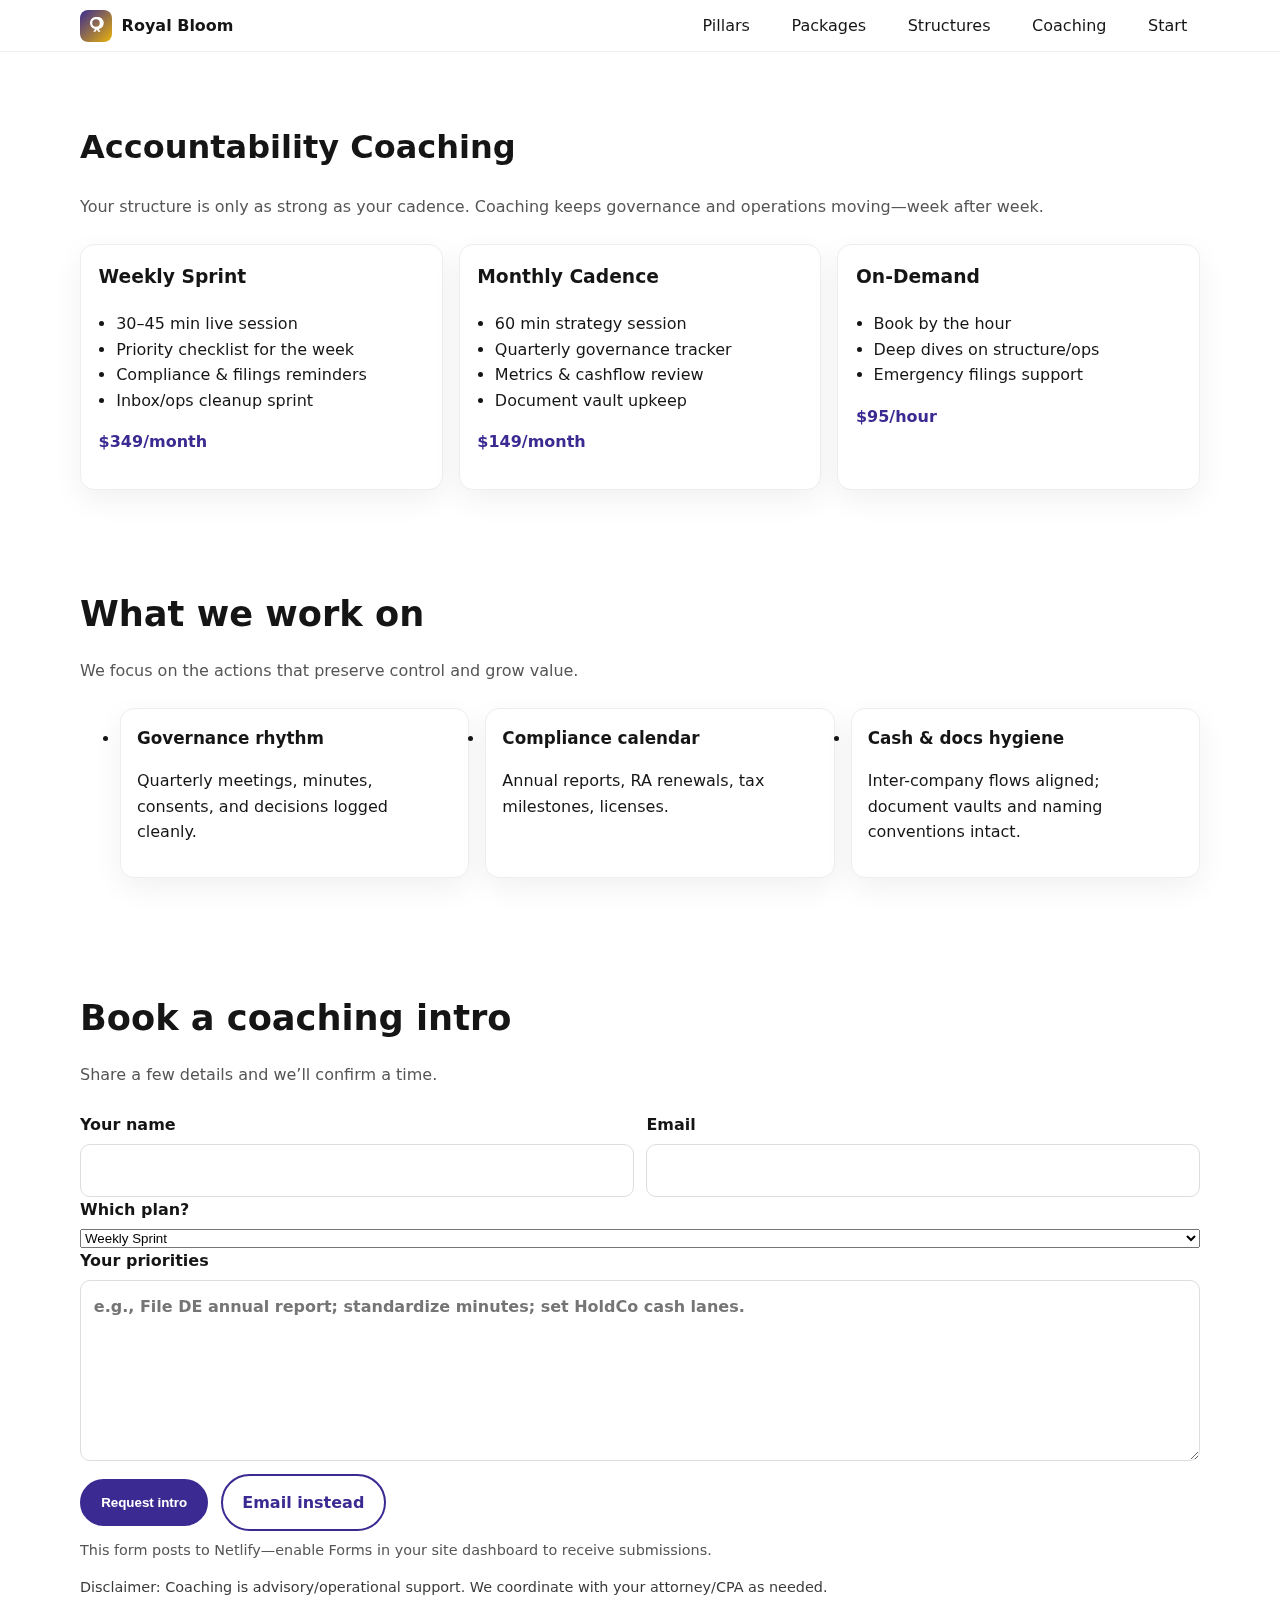
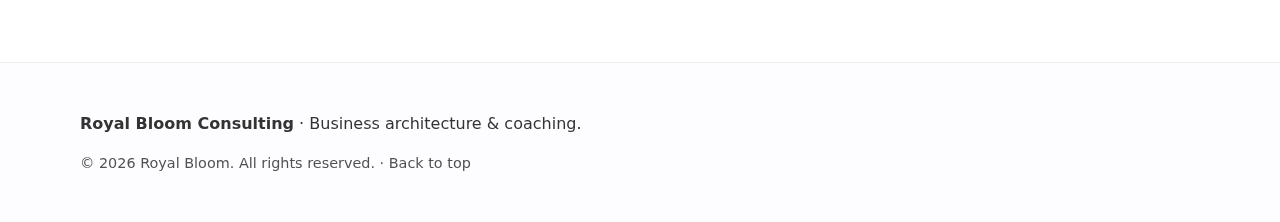
<file: coaching.html>
<!doctype html>
<html lang="en">
<head>
  <meta charset="utf-8">
  <meta name="viewport" content="width=device-width, initial-scale=1">
  <title>Accountability Coaching · Royal Bloom Consulting</title>
  <meta name="description" content="Accountability Coaching that keeps your governance, compliance, and operations on track so your structure produces long-term wealth.">
  <link rel="icon" href="assets/favicon.svg">
  <link rel="stylesheet" href="styles.css">
  <script defer src="script.js"></script>
</head>
<body>
  <a class="skip-link" href="#main">Skip to content</a>
  <header class="site-header">
    <nav class="nav container" aria-label="Main">
      <a class="brand" href="index.html">
        <img src="assets/logo.svg" alt="" width="32" height="32">
        <span>Royal Bloom</span>
      </a>
      <button class="nav-toggle" aria-expanded="false" aria-controls="menu">Menu</button>
      <ul id="menu" class="menu">
        <li><a href="index.html#pillars">Pillars</a></li>
        <li><a href="index.html#services">Packages</a></li>
        <li><a href="index.html#work">Structures</a></li>
        <li><a aria-current="page" href="coaching.html">Coaching</a></li>
        <li><a href="index.html#contact">Start</a></li>
      </ul>
    </nav>
  </header>

  <main id="main" class="container">
    <section class="section">
      <header class="section-head">
        <h1>Accountability Coaching</h1>
        <p>Your structure is only as strong as your cadence. Coaching keeps governance and operations moving—week after week.</p>
      </header>

      <div class="cards">
        <article class="card">
          <h3>Weekly Sprint</h3>
          <ul>
            <li>30–45 min live session</li>
            <li>Priority checklist for the week</li>
            <li>Compliance & filings reminders</li>
            <li>Inbox/ops cleanup sprint</li>
          </ul>
          <p class="price">$349/month</p>
        </article>
        <article class="card">
          <h3>Monthly Cadence</h3>
          <ul>
            <li>60 min strategy session</li>
            <li>Quarterly governance tracker</li>
            <li>Metrics & cashflow review</li>
            <li>Document vault upkeep</li>
          </ul>
          <p class="price">$149/month</p>
        </article>
        <article class="card">
          <h3>On-Demand</h3>
          <ul>
            <li>Book by the hour</li>
            <li>Deep dives on structure/ops</li>
            <li>Emergency filings support</li>
          </ul>
          <p class="price">$95/hour</p>
        </article>
      </div>
    </section>

    <section class="section">
      <header class="section-head">
        <h2>What we work on</h2>
        <p>We focus on the actions that preserve control and grow value.</p>
      </header>
      <ul class="pillars" style="grid-template-columns: 1fr 1fr 1fr;">
        <li class="pillar"><h3>Governance rhythm</h3><p>Quarterly meetings, minutes, consents, and decisions logged cleanly.</p></li>
        <li class="pillar"><h3>Compliance calendar</h3><p>Annual reports, RA renewals, tax milestones, licenses.</p></li>
        <li class="pillar"><h3>Cash & docs hygiene</h3><p>Inter-company flows aligned; document vaults and naming conventions intact.</p></li>
      </ul>
    </section>

    <section class="section" id="book">
      <header class="section-head">
        <h2>Book a coaching intro</h2>
        <p>Share a few details and we’ll confirm a time.</p>
      </header>
      <!-- Netlify form handling -->
      <form class="contact" name="coaching" method="POST" data-netlify="true">
        <input type="hidden" name="form-name" value="coaching">
        <div class="grid">
          <label>
            <span>Your name</span>
            <input type="text" name="name" required>
          </label>
          <label>
            <span>Email</span>
            <input type="email" name="email" required>
          </label>
        </div>
        <label>
          <span>Which plan?</span>
          <select name="plan" required>
            <option value="Weekly Sprint">Weekly Sprint</option>
            <option value="Monthly Cadence">Monthly Cadence</option>
            <option value="On-Demand Hourly">On-Demand Hourly</option>
          </select>
        </label>
        <label>
          <span>Your priorities</span>
          <textarea name="message" rows="6" placeholder="e.g., File DE annual report; standardize minutes; set HoldCo cash lanes."></textarea>
        </label>
        <div class="actions">
          <button class="btn primary" type="submit">Request intro</button>
          <a class="btn ghost" href="mailto:hello@royalbloom.co?subject=Coaching%20Intro">Email instead</a>
        </div>
        <p class="form-note">This form posts to Netlify—enable Forms in your site dashboard to receive submissions.</p>
      </form>
      <p class="small">Disclaimer: Coaching is advisory/operational support. We coordinate with your attorney/CPA as needed.</p>
    </section>
  </main>

  <footer class="site-footer">
    <div class="container">
      <p><strong>Royal Bloom Consulting</strong> · Business architecture & coaching.</p>
      <p class="small">© <span id="year"></span> Royal Bloom. All rights reserved. · <a href="index.html#top">Back to top</a></p>
    </div>
  </footer>
</body>
</html>
</file>
<file: styles.css>
/* ---------- CSS Reset (modern) ---------- */
* { box-sizing: border-box; }
html:focus-within { scroll-behavior: smooth; }
body { margin: 0; font-family: ui-sans-serif, system-ui, -apple-system, "Segoe UI", Roboto, "Helvetica Neue", Arial, "Noto Sans", "Apple Color Emoji", "Segoe UI Emoji"; line-height: 1.6; color: #151515; background: #fff; }
img { max-width: 100%; height: auto; display: block; }
a { color: inherit; text-decoration: none; }
.container { width: min(1120px, 92%); margin-inline: auto; }
.small { font-size: .9rem; opacity: .85; }
.skip-link { position: absolute; left: -9999px; top: auto; width: 1px; height: 1px; overflow: hidden; }
.skip-link:focus { position: static; width: auto; height: auto; padding: .5rem .75rem; background: #000; color: #fff; }

/* ---------- Brand ---------- */
:root {
  --ink: #111;
  --muted: #555;
  --royal: #3b2a91;
  --bloom: #eab308;
  --rose: #f7e7ff;
  --paper: #ffffff;
  --ring: rgba(59,42,145,.35);
  --shadow: 0 10px 30px rgba(0,0,0,.06);
  --radius: 14px;
}

.btn { display: inline-block; padding: .85rem 1.2rem; border-radius: 999px; border: 2px solid var(--royal); font-weight: 600; }
.btn.primary { background: var(--royal); color: white; }
.btn.ghost { color: var(--royal); background: transparent; }
.btn:hover { filter: brightness(1.05); transform: translateY(-1px); transition: .2s ease; }

/* ---------- Header ---------- */
.site-header { position: sticky; top: 0; background: rgba(255,255,255,.85); backdrop-filter: saturate(180%) blur(8px); border-bottom: 1px solid #eee; z-index: 10; }
.nav { display: flex; align-items: center; justify-content: space-between; padding: .6rem 0; }
.brand { display: inline-flex; align-items: center; gap: .6rem; font-weight: 800; }
.brand img { border-radius: 8px; }
.menu { display: flex; gap: 1rem; list-style: none; padding: 0; margin: 0; }
.menu a { padding: .6rem .8rem; border-radius: 999px; }
.menu a:hover, .menu a:focus { background: #f5f5f7; }
.nav-toggle { display: none; background: transparent; border: 2px solid #ddd; padding: .5rem .8rem; border-radius: 8px; }

@media (max-width: 760px) {
  .menu { display: none; position: absolute; right: 4%; top: 60px; background: white; box-shadow: var(--shadow); padding: .5rem; border-radius: 12px; flex-direction: column; min-width: 220px; }
  .nav-toggle { display: inline-block; }
  .menu.open { display: flex; }
}

/* ---------- Hero ---------- */
.hero { display: grid; grid-template-columns: 1.1fr .9fr; gap: 2rem; align-items: center; padding: 3.2rem 0; }
.hero h1 { font-size: clamp(2rem, 4vw, 3rem); line-height: 1.15; letter-spacing: -0.02em; }
.hero p { color: var(--muted); font-size: 1.07rem; }
.cta { display: flex; gap: .8rem; margin: 1rem 0 1.2rem; }
.trust { display: flex; gap: .8rem; flex-wrap: wrap; list-style: none; padding: 0; margin: 0; color: var(--royal); font-weight: 600; }
.trust li { background: #f6f4ff; border: 1px solid #eee; padding: .5rem .8rem; border-radius: 999px; }

.hero-art { aspect-ratio: 4/3; border-radius: var(--radius); background: radial-gradient(120% 120% at 10% 10%, #f9f1ff, #ffffff 35%), conic-gradient(from 180deg at 50% 50%, #f7e7ff, #e9e6ff, #fff);
  border: 1px solid #f0eaff; position: relative; box-shadow: var(--shadow);
}
.hero-art::after {
  content: ""; position: absolute; inset: 10% 14% 18% 10%;
  background: radial-gradient(50% 50% at 40% 40%, rgba(234,179,8,.15), transparent 60%), radial-gradient(50% 50% at 70% 60%, rgba(59,42,145,.18), transparent 66%);
  filter: blur(6px); border-radius: 24px;
}

/* ---------- Sections ---------- */
.section { padding: 3rem 0; }
.section-head { margin-bottom: 1.5rem; }
.section-head h2 { font-size: clamp(1.6rem, 3vw, 2.2rem); margin: 0 0 .4rem; }
.section-head p { color: var(--muted); }

.pillars { display: grid; grid-template-columns: repeat(5, 1fr); gap: 1rem; }
.pillar { background: var(--paper); border: 1px solid #eee; border-radius: var(--radius); padding: 1rem; box-shadow: var(--shadow); }
.pillar h3 { margin-top: 0; font-size: 1.05rem; }
@media (max-width: 1100px) { .pillars { grid-template-columns: 1fr 1fr; } }
@media (max-width: 700px) { .pillars { grid-template-columns: 1fr; } }

.cards { display: grid; grid-template-columns: repeat(3, 1fr); gap: 1rem; }
.card { background: var(--paper); border: 1px solid #eee; border-radius: var(--radius); padding: 1.1rem; box-shadow: var(--shadow); }
.card h3 { margin-top: 0; }
.card .price { font-weight: 800; color: var(--royal); }
.card ul { padding-left: 1.1rem; }

@media (max-width: 960px) {
  .cards { grid-template-columns: 1fr; }
}

.work-grid { display: grid; grid-template-columns: repeat(3, 1fr); gap: 1rem; }
.work { background: #fff; border: 1px solid #eee; border-radius: var(--radius); padding: .6rem; box-shadow: var(--shadow); }
.work figcaption { font-size: .95rem; color: var(--muted); padding: .4rem; }

@media (max-width: 960px) {
  .work-grid { grid-template-columns: 1fr; }
}

/* ---------- Contact ---------- */
.contact .grid { display: grid; grid-template-columns: 1fr 1fr; gap: .8rem; }
.contact label { display: grid; gap: .4rem; font-weight: 600; }
.contact input, .contact textarea { border: 1.5px solid #ddd; border-radius: 10px; padding: .8rem; font: inherit; }
.contact input:focus, .contact textarea:focus { outline: 3px solid var(--ring); border-color: var(--royal); }
.contact .actions { display: flex; gap: .8rem; align-items: center; margin-top: .8rem; }
.form-note { color: var(--muted); font-size: .9rem; margin-top: .5rem; }

@media (max-width: 760px) {
  .contact .grid { grid-template-columns: 1fr; }
}

/* ---------- FAQ ---------- */
.faq { margin: .6rem 0; border: 1px solid #eee; border-radius: 12px; padding: .7rem 1rem; background: #fcfbff; }
.faq > summary { cursor: pointer; font-weight: 700; color: var(--royal); }
.faq > div { margin-top: .5rem; color: var(--muted); }

/* ---------- Footer ---------- */
.site-footer { border-top: 1px solid #eee; padding: 2rem 0; background: #fdfcff; color: #333; }

/* ---------- Utilities ---------- */
[hidden] { display: none !important; }
.visually-hidden { position: absolute !important; height: 1px; width: 1px; overflow: hidden; clip: rect(1px, 1px, 1px, 1px); white-space: nowrap; }

/* ---------- Link focus states ---------- */
a:focus-visible, button:focus-visible, input:focus-visible, textarea:focus-visible { outline: 3px solid var(--ring); outline-offset: 2px; }
</file>
